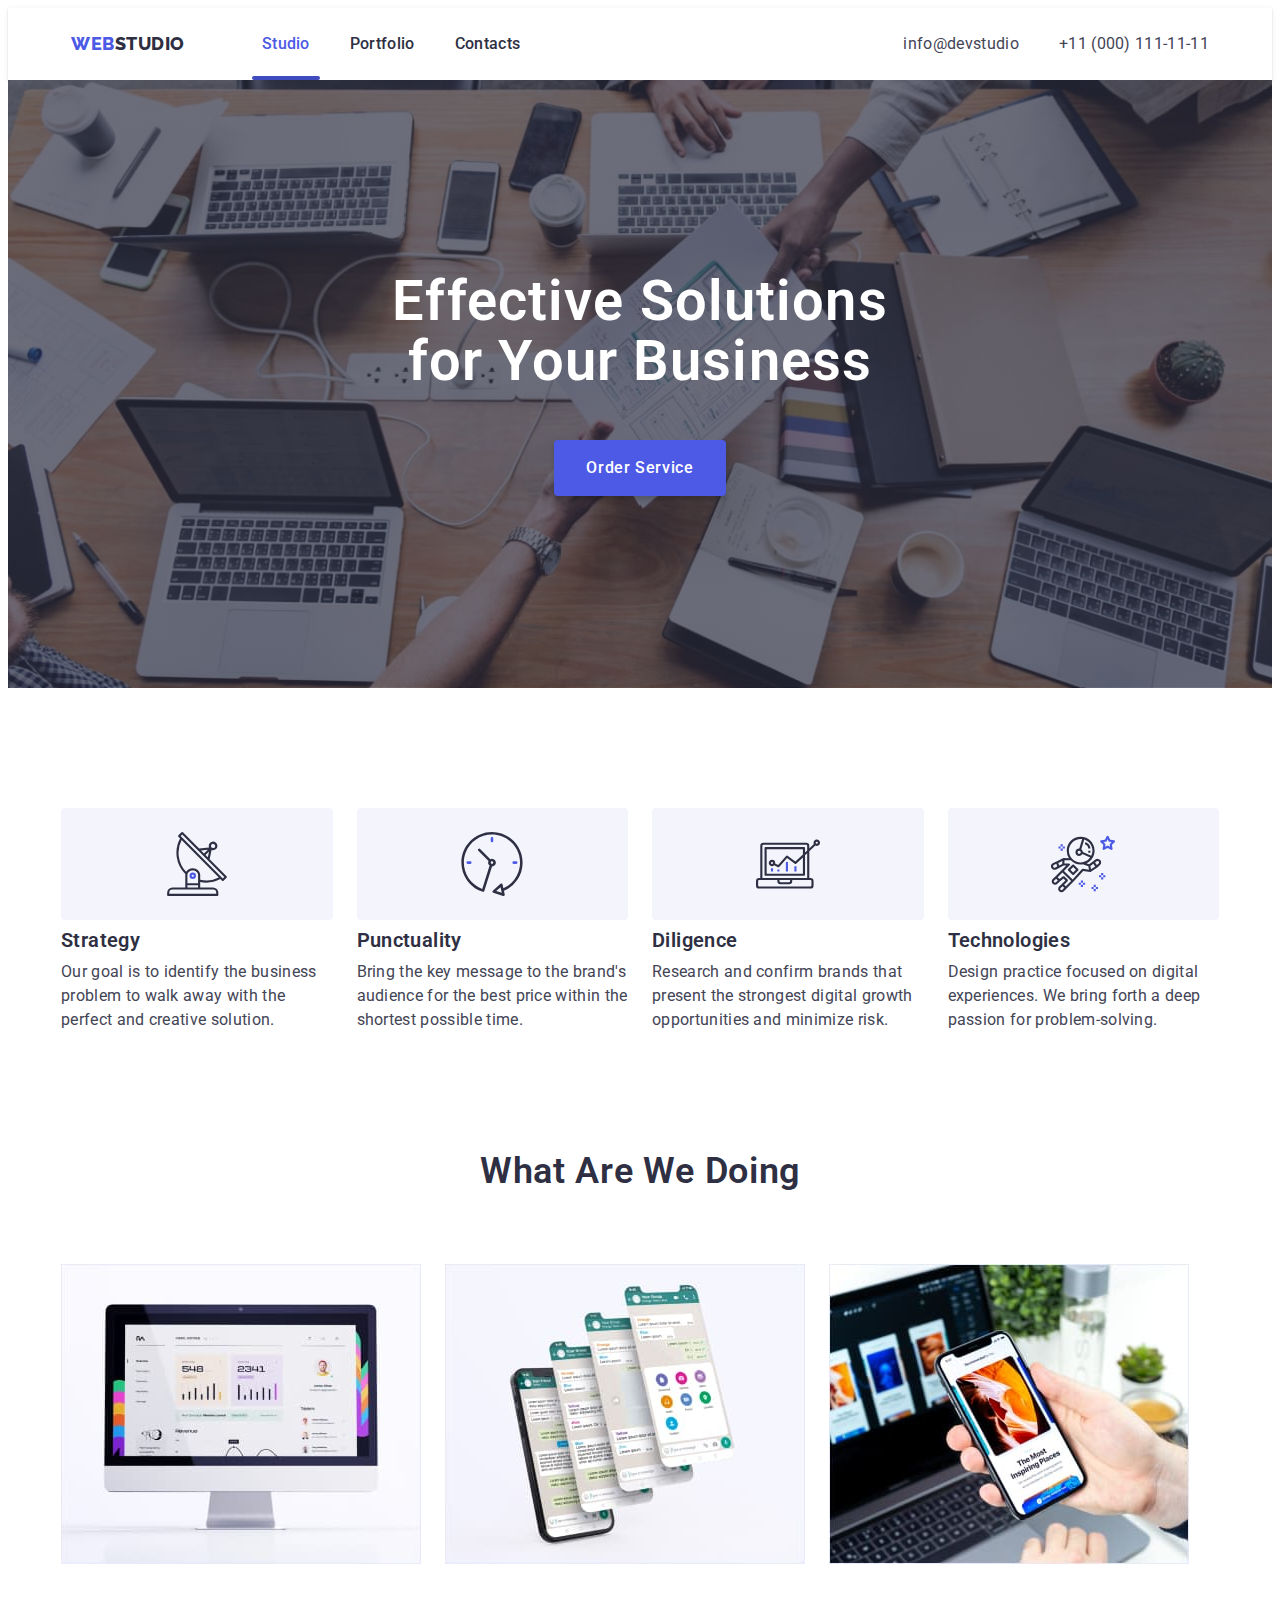
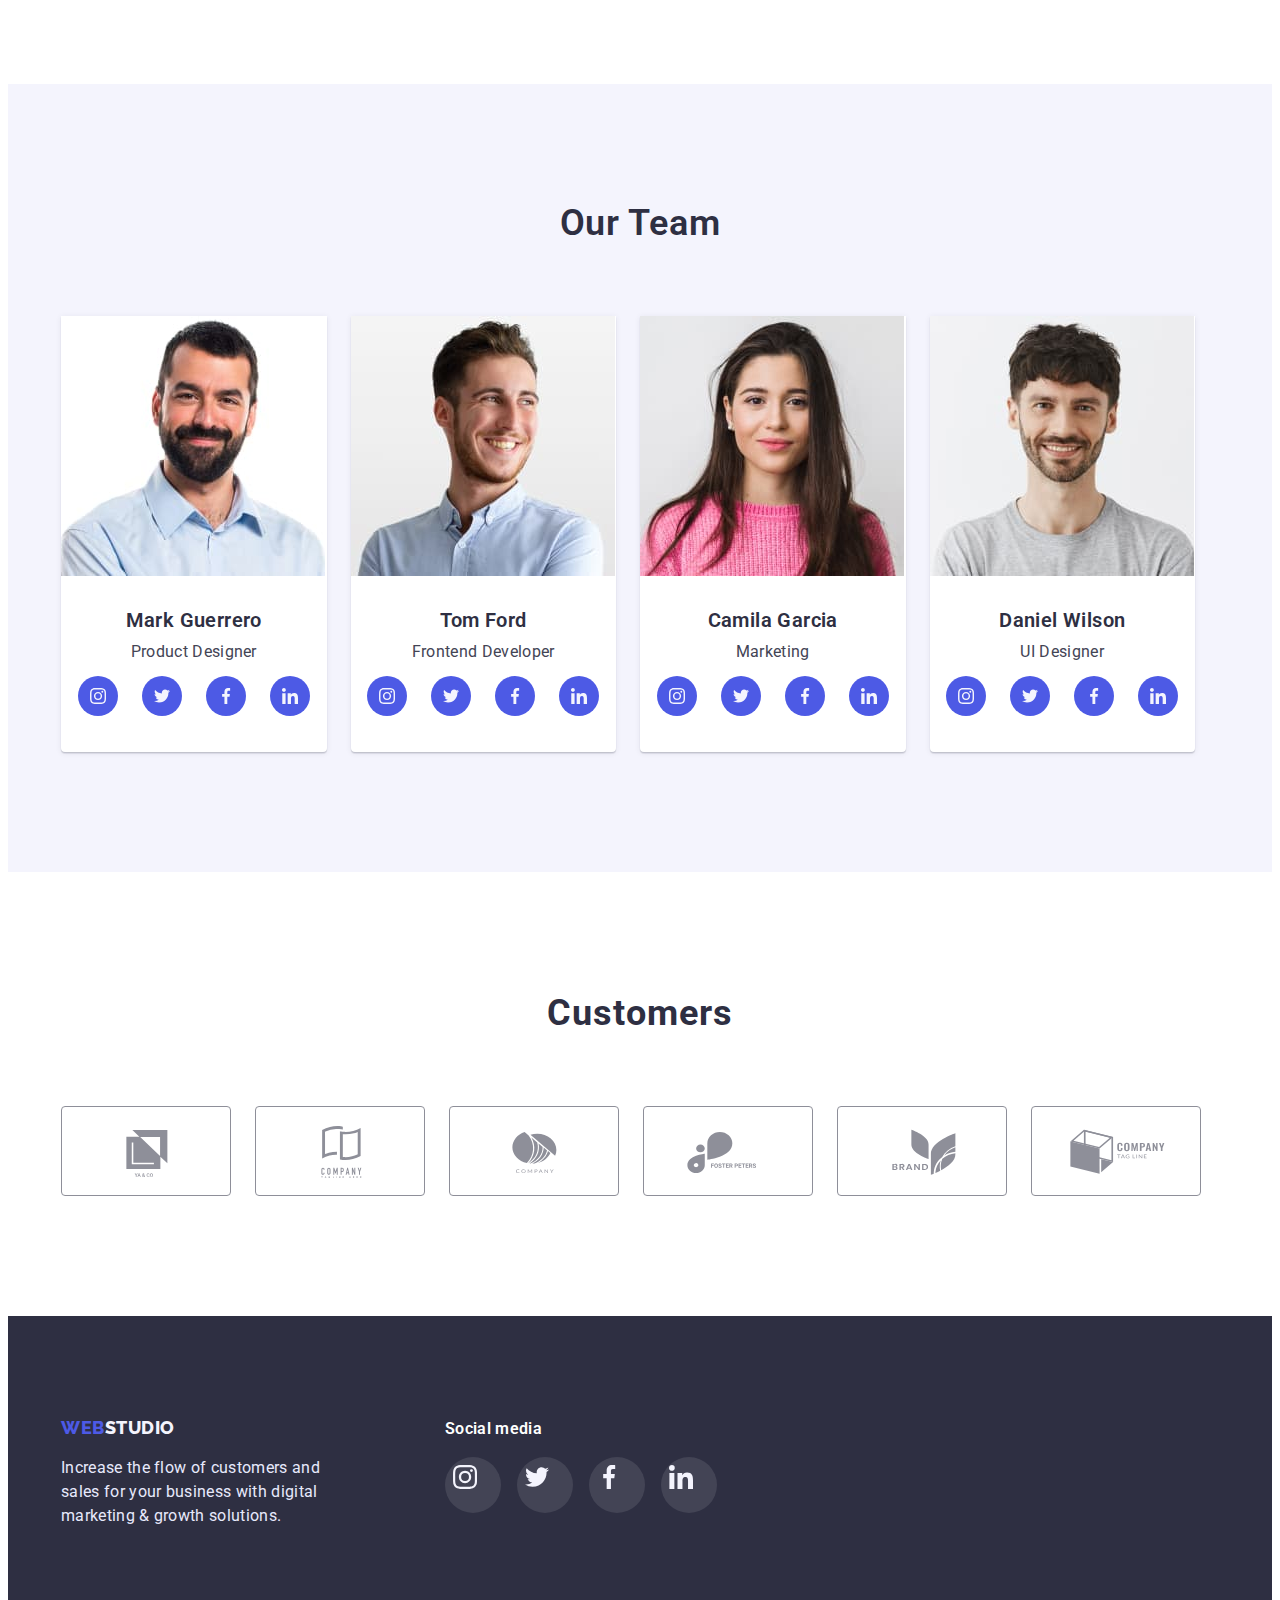
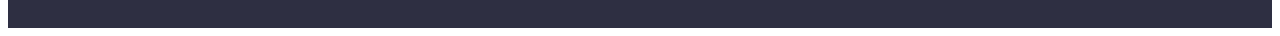
<file: index.html>
<!DOCTYPE html>
<html lang="en">
  <head>
    <meta charset="UTF-8" />
    <meta http-equiv="X-UA-Compatible" content="IE=edge" />
    <meta name="viewport" content="width=device-width, initial-scale=1.0" />
    <title>Web studio</title>
    <link
      rel="stylesheet"
      href="https://cdnjs.cloudflare.com/ajax/libs/modern-normalize/1.1.0/modern-normalize.min.css"
      integrity="sha512-wpPYUAdjBVSE4KJnH1VR1HeZfpl1ub8YT/NKx4PuQ5NmX2tKuGu6U/JRp5y+Y8XG2tV+wKQpNHVUX03MfMFn9Q=="
      crossorigin="anonymous"
      referrerpolicy="no-referrer"
    />
    <link rel="preconnect" href="https://fonts.googleapis.com" />
    <link rel="preconnect" href="https://fonts.gstatic.com" crossorigin />
    <link
      href="https://fonts.googleapis.com/css2?family=Raleway:wght@700&family=Roboto:wght@400;500;700;900&display=swap"
      rel="stylesheet"
    />
    <link rel="stylesheet" href="./css/styles.css" />
  </head>
  <body>
    <!-- Шапка -->
    <header class="box">
      <div class="container nav-list">
        <nav class="nav-list">
          <a href="./index.html" class="logo-accent no-decor"
            ><span class="logo">Web</span> studio</a
          >
          <ul class="list list-nav">
            <li class="item-nav">
              <a href="./index.html" class="link-nav no-decor current"
                >Studio</a
              >
            </li>
            <li class="item-nav">
              <a href="./portfolio.html" class="link-nav no-decor">Portfolio</a>
            </li>
            <li class="item-nav">
              <a href="" class="link-nav no-decor">Contacts</a>
            </li>
          </ul>
        </nav>
        <ul class="list nav-list">
          <li class="contact-item">
            <a href="mailto:info@devstudio" class="contact-link no-decor"
              >info@devstudio</a
            >
          </li>
          <li class="contact-item">
            <a href="tel:+11(000)111-11-11" class="contact-link no-decor"
              >+11 (000) 111-11-11</a
            >
          </li>
        </ul>
      </div>
    </header>
    <main>
      <!-- Герой -->
      <section class="hero">
        <div class="container">
          <h1 class="hero-title">
            Effective Solutions<br />
            for Your Business
          </h1>
          <button type="button" class="hero-btn" data-modal-open>
            Order Service
          </button>
        </div>
      </section>
      <!-- Преимущества -->
      <section class="dignity">
        <div class="container">
          <h2 hidden>Dignity</h2>
          <ul class="dignity-list list">
            <li class="dignity-item">
              <div class="dignity-icon">
                <svg width="64" height="64">
                  <use href="./images/icons.svg#icon-antenna"></use>
                </svg>
              </div>
              <h3 class="subtitle">Strategy</h3>
              <p class="text">
                Our goal is to identify the business problem to walk away with
                the perfect and creative solution.
              </p>
            </li>
            <li class="dignity-item">
              <div class="dignity-icon">
                <svg width="64" height="64">
                  <use href="./images/icons.svg#icon-clock"></use>
                </svg>
              </div>
              <h3 class="subtitle">Punctuality</h3>
              <p class="text">
                Bring the key message to the brand's audience for the best price
                within the shortest possible time.
              </p>
            </li>
            <li class="dignity-item">
              <div class="dignity-icon">
                <svg width="64" height="64">
                  <use href="./images/icons.svg#icon-diagram"></use>
                </svg>
              </div>
              <h3 class="subtitle">Diligence</h3>
              <p class="text">
                Research and confirm brands that present the strongest digital
                growth opportunities and minimize risk.
              </p>
            </li>
            <li class="dignity-item">
              <div class="dignity-icon">
                <svg width="64" height="64">
                  <use href="./images/icons.svg#icon-astronaut"></use>
                </svg>
              </div>
              <h3 class="subtitle">Technologies</h3>
              <p class="text">
                Design practice focused on digital experiences. We bring forth a
                deep passion for problem-solving.
              </p>
            </li>
          </ul>
        </div>
      </section>
      <!-- Продукт -->
      <section class="product">
        <div class="container">
          <h2 class="title">What are we doing</h2>
          <ul class="list image-list">
            <li class="image-item">
              <img
                class="image"
                src="./images/image-1.jpg"
                alt="Computer"
                width="360"
                height="300"
              />
            </li>
            <li class="image-item">
              <img
                class="image"
                src="./images/image-2.jpg"
                alt="Phone"
                width="360"
                height="300"
              />
            </li>
            <li class="image-item">
              <img
                class="image"
                src="./images/image-3.jpg"
                alt="Phone in hand"
                width="360"
                height="300"
              />
            </li>
          </ul>
        </div>
      </section>
      <!-- Команда -->
      <section class="team">
        <div class="container">
          <h2 class="title">Our Team</h2>
          <ul class="list team-list">
            <li class="team-item">
              <img
                class="image"
                src="./images/image-4.jpg"
                alt="Product Designer"
                width="264"
                height="260"
              />
              <h3 class="subtitle">Mark Guerrero</h3>
              <p class="text">Product Designer</p>
              <ul class="social-list list">
                <li class="social-item">
                  <a class="social-link" href="#">
                    <svg width="16" height="16" class="social-icon">
                      <use href="./images/icons.svg#icon-instagram"></use>
                    </svg>
                  </a>
                </li>
                <li class="social-item">
                  <a class="social-link" href="#">
                    <svg width="16" height="16" class="social-icon">
                      <use href="./images/icons.svg#icon-twitter"></use>
                    </svg>
                  </a>
                </li>
                <li class="social-item">
                  <a class="social-link" href="#">
                    <svg width="16" height="16" class="social-icon">
                      <use href="./images/icons.svg#icon-facebook"></use>
                    </svg>
                  </a>
                </li>
                <li class="social-item">
                  <a class="social-link" href="#">
                    <svg width="16" height="16" class="social-icon">
                      <use href="./images/icons.svg#icon-linkedin"></use>
                    </svg>
                  </a>
                </li>
              </ul>
            </li>
            <li class="team-item">
              <img
                class="image"
                src="./images/image-5.jpg"
                alt="Frontend Developer"
                width="264"
                height="260"
              />
              <h3 class="subtitle">Tom Ford</h3>
              <p class="text">Frontend Developer</p>
              <div class="social">
                <ul class="social-list list">
                  <li class="social-item">
                    <a class="social-link" href="#">
                      <svg width="16" height="16" class="social-icon">
                        <use href="./images/icons.svg#icon-instagram"></use>
                      </svg>
                    </a>
                  </li>
                  <li class="social-item">
                    <a class="social-link" href="#">
                      <svg width="16" height="16" class="social-icon">
                        <use href="./images/icons.svg#icon-twitter"></use>
                      </svg>
                    </a>
                  </li>
                  <li class="social-item">
                    <a class="social-link" href="#">
                      <svg width="16" height="16" class="social-icon">
                        <use href="./images/icons.svg#icon-facebook"></use>
                      </svg>
                    </a>
                  </li>
                  <li class="social-item">
                    <a class="social-link" href="#">
                      <svg width="16" height="16" class="social-icon">
                        <use href="./images/icons.svg#icon-linkedin"></use>
                      </svg>
                    </a>
                  </li>
                </ul>
              </div>
            </li>
            <li class="team-item">
              <img
                class="image"
                src="./images/image-6.jpg"
                alt="Marketing"
                width="264"
                height="260"
              />
              <h3 class="subtitle">Camila Garcia</h3>
              <p class="text">Marketing</p>
              <div class="social">
                <ul class="social-list list">
                  <li class="social-item">
                    <a class="social-link" href="#">
                      <svg width="16" height="16" class="social-icon">
                        <use href="./images/icons.svg#icon-instagram"></use>
                      </svg>
                    </a>
                  </li>
                  <li class="social-item">
                    <a class="social-link" href="#">
                      <svg width="16" height="16" class="social-icon">
                        <use href="./images/icons.svg#icon-twitter"></use>
                      </svg>
                    </a>
                  </li>
                  <li class="social-item">
                    <a class="social-link" href="#">
                      <svg width="16" height="16" class="social-icon">
                        <use href="./images/icons.svg#icon-facebook"></use>
                      </svg>
                    </a>
                  </li>
                  <li class="social-item">
                    <a class="social-link" href="#">
                      <svg width="16" height="16" class="social-icon">
                        <use href="./images/icons.svg#icon-linkedin"></use>
                      </svg>
                    </a>
                  </li>
                </ul>
              </div>
            </li>
            <li class="team-item">
              <img
                class="image"
                src="./images/image-7.jpg"
                alt="UI Designer"
                width="264"
                height="260"
              />
              <h3 class="subtitle">Daniel Wilson</h3>
              <p class="text">UI Designer</p>
              <div class="social">
                <ul class="social-list list">
                  <li class="social-item">
                    <a class="social-link" href="#">
                      <svg width="16" height="16" class="social-icon">
                        <use href="./images/icons.svg#icon-instagram"></use>
                      </svg>
                    </a>
                  </li>
                  <li class="social-item">
                    <a class="social-link" href="#">
                      <svg width="16" height="16" class="social-icon">
                        <use href="./images/icons.svg#icon-twitter"></use>
                      </svg>
                    </a>
                  </li>
                  <li class="social-item">
                    <a class="social-link" href="#">
                      <svg width="16" height="16" class="social-icon">
                        <use href="./images/icons.svg#icon-facebook"></use>
                      </svg>
                    </a>
                  </li>
                  <li class="social-item">
                    <a class="social-link" href="#">
                      <svg width="16" height="16" class="social-icon">
                        <use href="./images/icons.svg#icon-linkedin"></use>
                      </svg>
                    </a>
                  </li>
                </ul>
              </div>
            </li>
          </ul>
        </div>
      </section>
      <!-- Клиенты -->
      <section class="client">
        <div class="container">
          <h2 class="client-title">Customers</h2>
          <ul class="client-list list">
            <li class="client-item">
              <a class="client-link" href="#">
                <svg width="104" height="56" class="client-icon">
                  <use href="./images/icons.svg#icon-client-1"></use>
                </svg>
              </a>
            </li>
            <li class="client-item">
              <a class="client-link" href="#">
                <svg width="104" height="56" class="client-icon">
                  <use href="./images/icons.svg#icon-client-2"></use>
                </svg>
              </a>
            </li>
            <li class="client-item">
              <a class="client-link" href="#"
                ><svg width="104" height="56" class="client-icon">
                  <use href="./images/icons.svg#icon-client-3"></use>
                </svg>
              </a>
            </li>
            <li class="client-item">
              <a class="client-link" href="#"
                ><svg width="104" height="56" class="client-icon">
                  <use href="./images/icons.svg#icon-client-4"></use>
                </svg>
              </a>
            </li>
            <li class="client-item">
              <a class="client-link" href="#"
                ><svg width="104" height="56" class="client-icon">
                  <use href="./images/icons.svg#icon-client-5"></use>
                </svg>
              </a>
            </li>
            <li class="client-item">
              <a class="client-link" href="#"
                ><svg width="104" height="56" class="client-icon">
                  <use href="./images/icons.svg#icon-client-6"></use>
                </svg>
              </a>
            </li>
          </ul>
        </div>
      </section>
    </main>
    <!-- Футер -->
    <footer class="footer">
      <div class="container footer-wrap">
        <div class="wrapper">
          <a href="./" class="logo-accent-white no-decor"
            ><span class="logo">Web</span> studio</a
          >
          <p class="text-white">
            Increase the flow of customers and sales for your business with
            digital marketing & growth solutions.
          </p>
        </div>
        <div class="company-social">
          <h3 class="company-social-title">Social media</h3>
          <ul class="company-social-list list">
            <li class="company-social-item">
              <a href="#" class="company-social-link">
                <svg width="24" height="24" class="company-social-icon">
                  <use href="./images/icons.svg#icon-instagram"></use>
                </svg>
              </a>
            </li>
            <li class="company-social-item">
              <a href="#" class="company-social-link">
                <svg width="24" height="24" class="company-social-icon">
                  <use href="./images/icons.svg#icon-twitter"></use>
                </svg>
              </a>
            </li>
            <li class="company-social-item">
              <a href="#" class="company-social-link">
                <svg width="24" height="24" class="company-social-icon">
                  <use href="./images/icons.svg#icon-facebook"></use>
                </svg>
              </a>
            </li>
            <li class="company-social-item">
              <a href="#" class="company-social-link">
                <svg width="24" height="24" class="company-social-icon">
                  <use href="./images/icons.svg#icon-linkedin"></use>
                </svg>
              </a>
            </li>
          </ul>
        </div>
      </div>
    </footer>
    <!-- Модальне вікно -->
    <div class="backdrop is-hidden" data-modal>
      <div class="modal">
        <button type="button" class="modal-close-btn" data-modal-close>
          <svg class="modal-close-btn-icon" width="8" height="8">
            <use href="./images/icons.svg#icon-close-black"></use>
          </svg>
        </button>
      </div>
    </div>
    <script src="./js/modal.js"></script>
  </body>
</html>
</file>
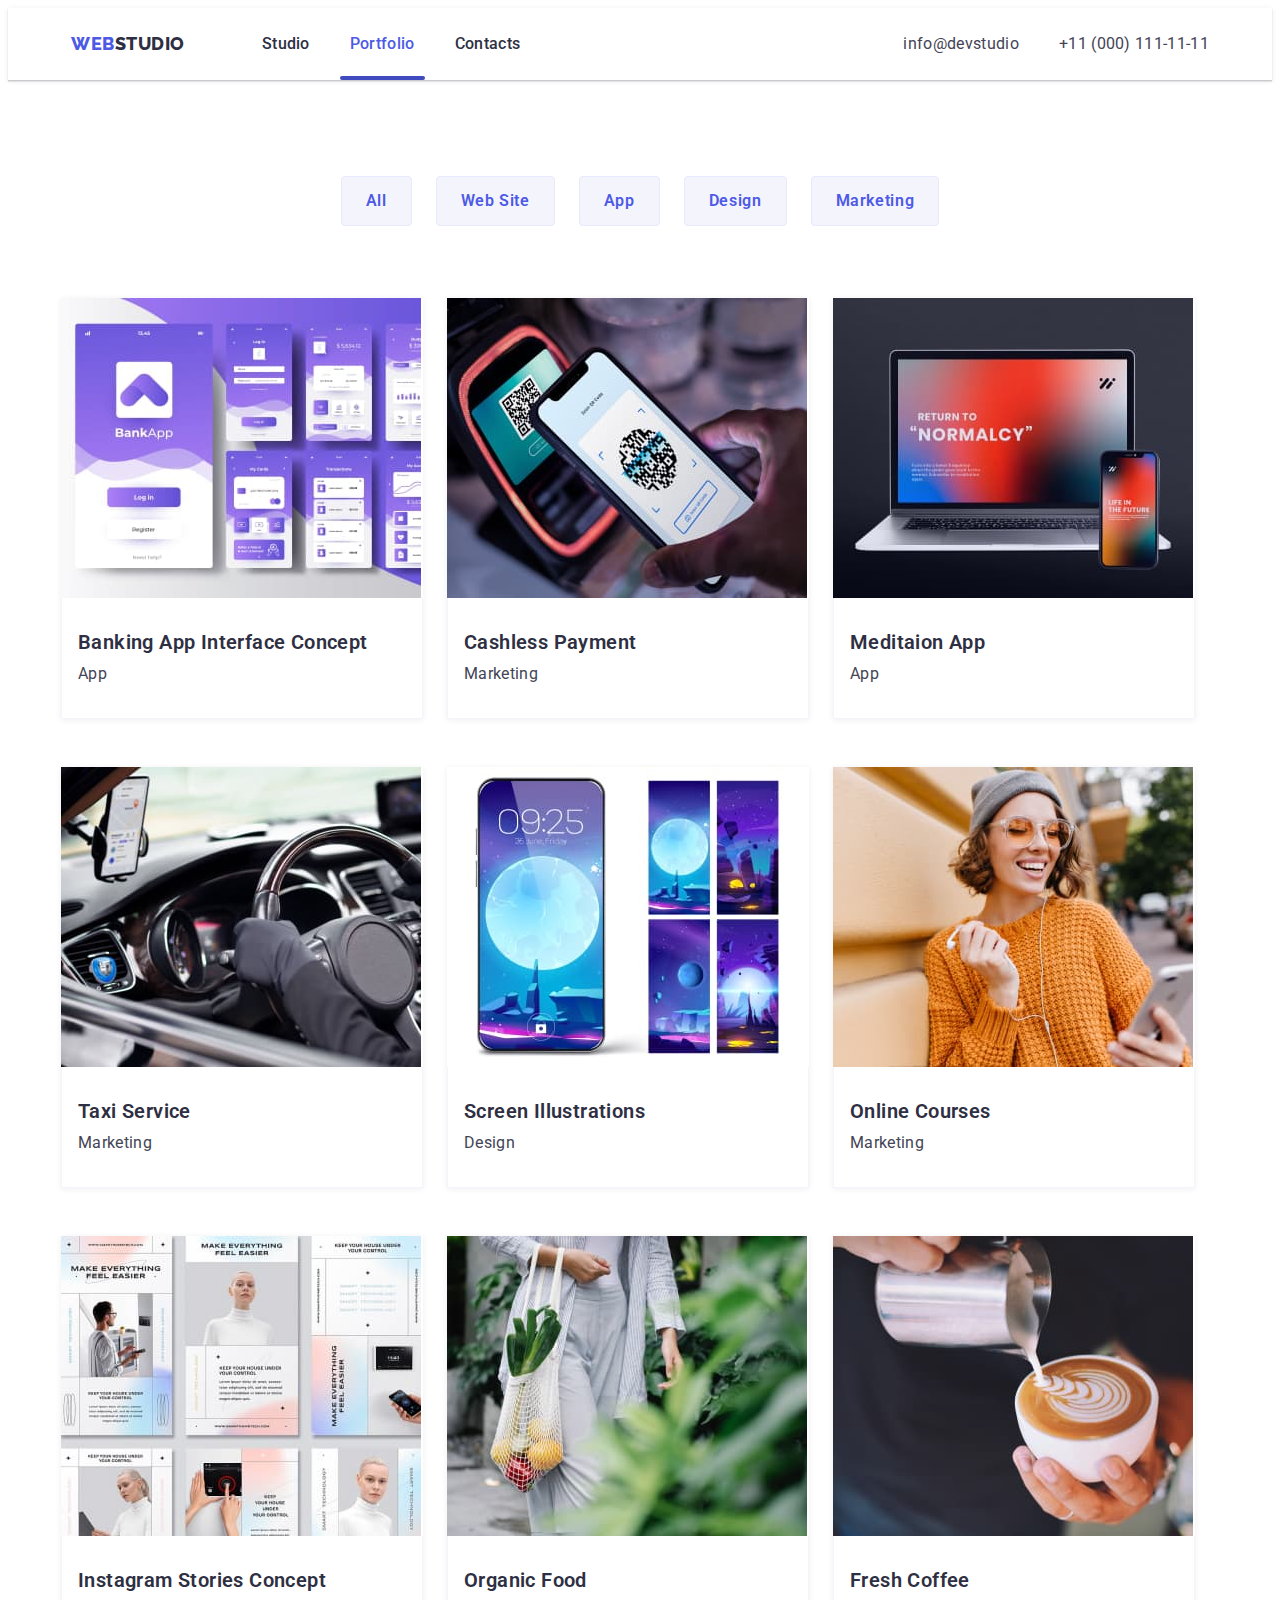
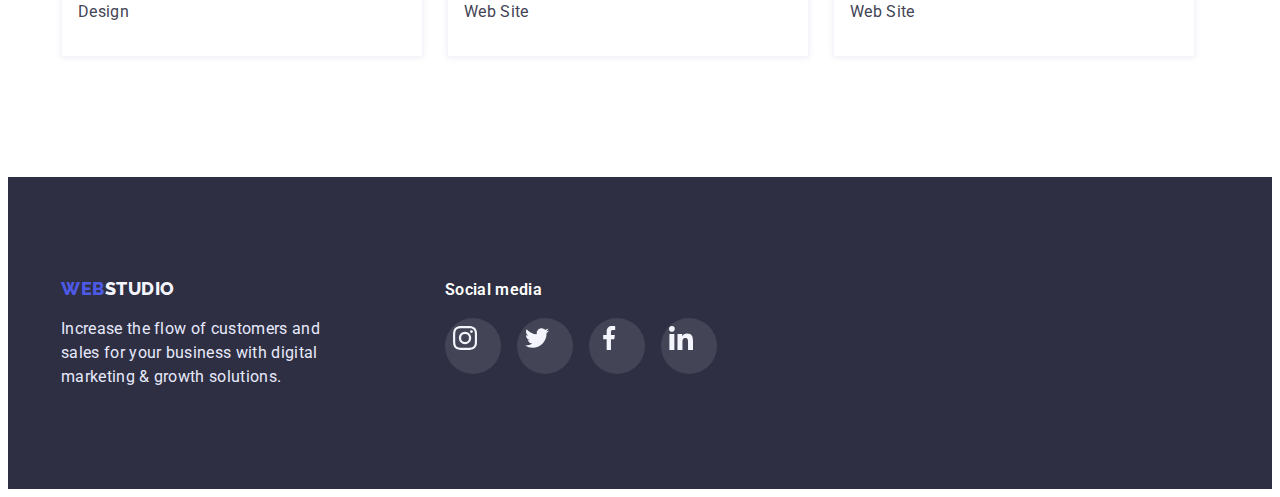
<file: portfolio.html>
<!DOCTYPE html>
<html lang="en">
  <head>
    <meta charset="UTF-8" />
    <meta http-equiv="X-UA-Compatible" content="IE=edge" />
    <meta name="viewport" content="width=device-width, initial-scale=1.0" />
    <title>Portfolio</title>
    <link
      rel="stylesheet"
      href="https://cdnjs.cloudflare.com/ajax/libs/modern-normalize/1.1.0/modern-normalize.min.css"
      integrity="sha512-wpPYUAdjBVSE4KJnH1VR1HeZfpl1ub8YT/NKx4PuQ5NmX2tKuGu6U/JRp5y+Y8XG2tV+wKQpNHVUX03MfMFn9Q=="
      crossorigin="anonymous"
      referrerpolicy="no-referrer"
    />
    <link
      href="https://fonts.googleapis.com/css2?family=Raleway:wght@700&family=Roboto:wght@400;500;700;900&display=swap"
      rel="stylesheet"
    />
    <link rel="stylesheet" href="./css/styles.css" />
  </head>
  <body>
    <!-- Шапка -->
    <header class="box">
      <div class="container nav-list">
        <nav class="nav-list">
          <a href="./index.html" class="logo-accent no-decor"
            ><span class="logo">Web</span> studio</a
          >
          <ul class="list list-nav">
            <li class="item-nav">
              <a href="./index.html" class="link-nav no-decor">Studio</a>
            </li>
            <li class="item-nav">
              <a href="./portfolio.html" class="link-nav no-decor current"
                >Portfolio</a
              >
            </li>
            <li class="item-nav">
              <a href="" class="link-nav no-decor">Contacts</a>
            </li>
          </ul>
        </nav>
        <ul class="list nav-list">
          <li class="contact-item">
            <a href="mailto:info@devstudio" class="contact-link no-decor"
              >info@devstudio</a
            >
          </li>
          <li class="contact-item">
            <a href="tel:+11(000)111-11-11" class="contact-link no-decor"
              >+11 (000) 111-11-11</a
            >
          </li>
        </ul>
      </div>
    </header>
    <main>
      <!-- Фильтры -->
      <section class="portfolio">
        <div class="container">
          <h2 hidden>Filters</h2>
          <ul class="list btn-list">
            <li class="btn-item">
              <button type="button" class="filters-btn">All</button>
            </li>
            <li class="btn-item">
              <button type="button" class="filters-btn">Web Site</button>
            </li>
            <li class="btn-item">
              <button type="button" class="filters-btn">App</button>
            </li>
            <li class="btn-item">
              <button type="button" class="filters-btn">Design</button>
            </li>
            <li class="btn-item">
              <button type="button" class="filters-btn">Marketing</button>
            </li>
          </ul>
          <!-- Примеры работ -->
          <h2 hidden>Work examples</h2>
          <ul class="list examples-list">
            <li class="examples-item">
              <a
                class="no-decor examples-link"
                href="#"
                target="_blank"
                rel="noopener noreferrer"
              >
                <div class="examples-wrap">
                  <img
                    class="image"
                    src="./images/portfolio-1.jpg"
                    width="360"
                    height="300"
                    alt="Banking App Interface Concept"
                  />
                  <p class="text-cloud">
                    14 Stylish and User-Friendly App Design Concepts · Task
                    Manager App · Calorie Tracker App · Exotic Fruit Ecommerce
                    App · Cloud Storage App
                  </p>
                </div>

                <div class="examples-descr">
                  <h3 class="subtitle">Banking App Interface Concept</h3>
                  <p class="text">App</p>
                </div></a
              >
            </li>
            <li class="examples-item">
              <a
                class="no-decor examples-link"
                href="#"
                target="_blank"
                rel="noopener noreferrer"
              >
                <div class="examples-wrap">
                  <img
                    class="image"
                    src="./images/portfolio-2.jpg"
                    width="360"
                    height="300"
                    alt="Cashless Payment"
                  />
                  <p class="text-cloud">
                    14 Stylish and User-Friendly App Design Concepts · Task
                    Manager App · Calorie Tracker App · Exotic Fruit Ecommerce
                    App · Cloud Storage App
                  </p>
                </div>
                <div class="examples-descr">
                  <h3 class="subtitle">Cashless Payment</h3>
                  <p class="text">Marketing</p>
                </div></a
              >
            </li>
            <li class="examples-item">
              <a
                class="no-decor examples-link"
                href="#"
                target="_blank"
                rel="noopener noreferrer"
              >
                <div class="examples-wrap">
                  <img
                    class="image"
                    src="./images/portfolio-3.jpg"
                    width="360"
                    height="300"
                    alt="Meditaion App"
                  />
                  <p class="text-cloud">
                    14 Stylish and User-Friendly App Design Concepts · Task
                    Manager App · Calorie Tracker App · Exotic Fruit Ecommerce
                    App · Cloud Storage App
                  </p>
                </div>
                <div class="examples-descr">
                  <h3 class="subtitle">Meditaion App</h3>
                  <p class="text">App</p>
                </div></a
              >
            </li>
            <li class="examples-item">
              <a
                class="no-decor examples-link"
                href="#"
                target="_blank"
                rel="noopener noreferrer"
              >
                <div class="examples-wrap">
                  <img
                    class="image"
                    src="./images/portfolio-4.jpg"
                    width="360"
                    height="300"
                    alt="Taxi Service"
                  />
                  <p class="text-cloud">
                    14 Stylish and User-Friendly App Design Concepts · Task
                    Manager App · Calorie Tracker App · Exotic Fruit Ecommerce
                    App · Cloud Storage App
                  </p>
                </div>
                <div class="examples-descr">
                  <h3 class="subtitle">Taxi Service</h3>
                  <p class="text">Marketing</p>
                </div></a
              >
            </li>
            <li class="examples-item">
              <a
                class="no-decor examples-link"
                href="#"
                target="_blank"
                rel="noopener noreferrer"
              >
                <div class="examples-wrap">
                  <img
                    class="image"
                    src="./images/portfolio-5.jpg"
                    width="360"
                    height="300"
                    alt="Screen Illustrations"
                  />
                  <p class="text-cloud">
                    14 Stylish and User-Friendly App Design Concepts · Task
                    Manager App · Calorie Tracker App · Exotic Fruit Ecommerce
                    App · Cloud Storage App
                  </p>
                </div>
                <div class="examples-descr">
                  <h3 class="subtitle">Screen Illustrations</h3>
                  <p class="text">Design</p>
                </div></a
              >
            </li>
            <li class="examples-item">
              <a
                class="no-decor examples-link"
                href="#"
                target="_blank"
                rel="noopener noreferrer"
              >
                <div class="examples-wrap">
                  <img
                    class="image"
                    src="./images/portfolio-6.jpg"
                    width="360"
                    height="300"
                    alt="Online Courses"
                  />
                  <p class="text-cloud">
                    14 Stylish and User-Friendly App Design Concepts · Task
                    Manager App · Calorie Tracker App · Exotic Fruit Ecommerce
                    App · Cloud Storage App
                  </p>
                </div>
                <div class="examples-descr">
                  <h3 class="subtitle">Online Courses</h3>
                  <p class="text">Marketing</p>
                </div></a
              >
            </li>
            <li class="examples-item">
              <a
                class="no-decor examples-link"
                href="#"
                target="_blank"
                rel="noopener noreferrer"
              >
                <div class="examples-wrap">
                  <img
                    class="image"
                    src="./images/portfolio-7.jpg"
                    width="360"
                    height="300"
                    alt="Instagram Stories Concept"
                  />
                  <p class="text-cloud">
                    14 Stylish and User-Friendly App Design Concepts · Task
                    Manager App · Calorie Tracker App · Exotic Fruit Ecommerce
                    App · Cloud Storage App
                  </p>
                </div>
                <div class="examples-descr">
                  <h3 class="subtitle">Instagram Stories Concept</h3>
                  <p class="text">Design</p>
                </div></a
              >
            </li>
            <li class="examples-item">
              <a
                class="no-decor examples-link"
                href="#"
                target="_blank"
                rel="noopener noreferrer"
              >
                <div class="examples-wrap">
                  <img
                    class="image"
                    src="./images/portfolio-8.jpg"
                    width="360"
                    height="300"
                    alt="Organic Food"
                  />
                  <p class="text-cloud">
                    14 Stylish and User-Friendly App Design Concepts · Task
                    Manager App · Calorie Tracker App · Exotic Fruit Ecommerce
                    App · Cloud Storage App
                  </p>
                </div>
                <div class="examples-descr">
                  <h3 class="subtitle">Organic Food</h3>
                  <p class="text">Web Site</p>
                </div></a
              >
            </li>
            <li class="examples-item">
              <a
                class="no-decor examples-link"
                href="#"
                target="_blank"
                rel="noopener noreferrer"
              >
                <div class="examples-wrap">
                  <img
                    class="image"
                    src="./images/portfolio-9.jpg"
                    width="360"
                    height="300"
                    alt="Fresh Coffee"
                  />
                  <p class="text-cloud">
                    14 Stylish and User-Friendly App Design Concepts · Task
                    Manager App · Calorie Tracker App · Exotic Fruit Ecommerce
                    App · Cloud Storage App
                  </p>
                </div>
                <div class="examples-descr">
                  <h3 class="subtitle">Fresh Coffee</h3>
                  <p class="text">Web Site</p>
                </div></a
              >
            </li>
          </ul>
        </div>
      </section>
    </main>
    <!-- Футер -->
    <footer class="footer">
      <div class="container footer-wrap">
        <div class="wrapper">
          <a href="./" class="logo-accent-white no-decor"
            ><span class="logo">Web</span> studio</a
          >
          <p class="text-white">
            Increase the flow of customers and sales for your business with
            digital marketing & growth solutions.
          </p>
        </div>
        <div class="company-social">
          <h3 class="company-social-title">Social media</h3>
          <ul class="company-social-list list">
            <li class="company-social-item">
              <a href="#" class="company-social-link">
                <svg width="24" height="24" class="company-social-icon">
                  <use href="./images/icons.svg#icon-instagram"></use>
                </svg>
              </a>
            </li>
            <li class="company-social-item">
              <a href="#" class="company-social-link">
                <svg width="24" height="24" class="company-social-icon">
                  <use href="./images/icons.svg#icon-twitter"></use>
                </svg>
              </a>
            </li>
            <li class="company-social-item">
              <a href="#" class="company-social-link">
                <svg width="24" height="24" class="company-social-icon">
                  <use href="./images/icons.svg#icon-facebook"></use>
                </svg>
              </a>
            </li>
            <li class="company-social-item">
              <a href="#" class="company-social-link">
                <svg width="24" height="24" class="company-social-icon">
                  <use href="./images/icons.svg#icon-linkedin"></use>
                </svg>
              </a>
            </li>
          </ul>
        </div>
      </div>
    </footer>
  </body>
</html>
</file>
<file: css/styles.css>
:root {
  --accent-color: #4d5ae5;
  --last-accent-color: #404bbf;
  --main-color: #2e2f42;
  --second-color: #434455;
  --white-color: #ffffff;
  --cloud-color: #f4f4fd;
  --cornflover-color: #e7e9fc;

  --timing-function: cubic-bezier(0.4, 0, 0.2, 1);
  --timing-duration: 250ms;
}
body {
  font-family: "Roboto", sans-serif;
  color: var(--main-color);
}
/* Утилиты */
ul {
  padding: 0;
  margin: 0;
}
h1,
h2,
h3,
p {
  margin: 0;
}
.image {
  display: block;
}
a {
  line-height: 0;
}
button {
  cursor: pointer;
}
.container {
  margin-left: auto;
  margin-right: auto;
  width: 1158px;
  padding-left: 15px;
  padding-right: 15px;
}
.no-decor {
  text-decoration: none;
}
.list {
  list-style-type: none;
}

/* Шапка */
.box {
  box-shadow: 0px 2px 1px rgba(46, 47, 66, 0.08),
    0px 1px 1px rgba(46, 47, 66, 0.16), 0px 1px 6px rgba(46, 47, 66, 0.08);
}
.nav-list {
  display: flex;
  align-items: center;
  justify-content: space-between;
}
.box > .container {
  padding-top: 14px;
  padding-bottom: 14px;
}
.logo {
  font-family: "Raleway", sans-serif;
  font-weight: 800;
  font-size: 18px;
  line-height: 1.33;
  display: flex;
  align-items: center;
  letter-spacing: 0.03em;
  text-transform: uppercase;
  color: var(--accent-color);
}
.logo-accent {
  display: inline-block;
  padding-top: 10px;
  padding-right: 10px;

  padding-bottom: 10px;
  padding-left: 10px;

  margin-right: 57px;
  font-family: "Raleway", sans-serif;
  font-weight: 800;
  font-size: 18px;
  line-height: 1.33;
  display: flex;
  align-items: center;
  letter-spacing: 0.03em;
  text-transform: uppercase;
  color: var(--main-color);
}
.list-nav {
  display: flex;
}
.item-nav:nth-child(-n + 2) {
  margin-right: 20px;
}
.link-nav {
  position: relative;
  display: inline-block;
  padding-top: 10px;
  padding-right: 10px;
  padding-bottom: 10px;
  padding-left: 10px;

  font-weight: 500;
  font-size: 16px;
  line-height: 1.5;
  letter-spacing: 0.02em;
  color: var(--main-color);
}
.link-nav::after {
  content: "";

  position: absolute;
  left: 0;
  bottom: 0;
  transform: translateY(14px);

  display: block;
  width: 100%;
  height: 4px;
  background-color: var(--last-accent-color);
  border-radius: 2px;

  opacity: 0;
  transition: opacity var(--timing-duration) var(--timing-function);
}

.link-nav:hover::after,
.link-nav:focus::after {
  opacity: 1;
}

.link-nav:hover,
.link-nav:focus {
  color: var(--last-accent-color);
}
.current {
  color: var(--accent-color);
}
.current::before {
  content: "";

  position: absolute;
  left: 0;
  bottom: 0;
  transform: translateY(14px);

  display: block;
  width: 100%;
  height: 4px;
  background-color: var(--last-accent-color);
  border-radius: 2px;
}
.contact-link {
  padding-top: 10px;
  padding-right: 10px;
  padding-bottom: 10px;
  padding-left: 10px;

  font-size: 16px;
  line-height: 1.5;
  letter-spacing: 0.02em;
  color: var(--second-color);
  transition: color var(--timing-duration) var(--timing-function);
}
.contact-item:first-child {
  margin-right: 20px;
}

.contact-link:hover,
.contact-link:focus {
  color: var(--accent-color);
}
/* Герой */
.hero {
  background-image: linear-gradient(
      rgba(46, 47, 66, 0.7),
      rgba(46, 47, 66, 0.7)
    ),
    url(../images/people-office-bkg.jpg);
  background-repeat: no-repeat;
  background-position: center;
  background-size: cover;
  margin: 0 auto;
  max-width: 1440px;
  padding-bottom: 192px;
  padding-top: 192px;
}
.hero-title {
  margin-bottom: 48px;
  font-weight: 600;
  font-size: 56px;
  line-height: 1.07;
  text-align: center;
  letter-spacing: 0.02em;
  color: var(--white-color);
}
.hero-btn {
  margin-left: auto;
  margin-right: auto;
  padding: 16px 32px;
  font-family: "Roboto", sans-serif;
  font-weight: 500;
  font-size: 16px;
  line-height: 1.5;
  display: flex;
  align-items: center;
  letter-spacing: 0.04em;
  color: var(--white-color);
  background-color: var(--accent-color);
  box-shadow: 0px 4px 4px rgba(0, 0, 0, 0.15);
  border: none;
  border-radius: 4px;
  transition: background-color var(--timing-duration) var(--timing-function),
    box-shadow var(--timing-duration) var(--timing-function);
}
.hero-btn:hover,
.hero-btn:focus {
  background-color: var(--last-accent-color);
  box-shadow: 0px 1px 6px rgba(46, 47, 66, 0.08),
    0px 1px 1px rgba(46, 47, 66, 0.16), 0px 2px 1px rgba(46, 47, 66, 0.08);
}
.hero-btn:active {
  background: var(--last-accent-color);
}
/* Преимущества */
.dignity {
  padding-top: 120px;
  padding-bottom: 120px;
}
.dignity-list {
  display: flex;
}
.dignity-item {
  flex-basis: calc((100% - 24px) / 4);
  margin-right: 24px;
}
.dignity-item:last-child {
  margin-right: 0;
}
.dignity-icon {
  display: flex;
  align-items: center;
  justify-content: center;
  height: 112px;
  background: #f4f4fd;
  border-radius: 4px;
  margin-bottom: 8px;
}
.subtitle {
  margin-bottom: 8px;
  font-weight: 600;
  font-size: 20px;
  line-height: 1.2;
  letter-spacing: 0.02em;
}
.text {
  font-size: 16px;
  line-height: 1.5;
  letter-spacing: 0.02em;
  color: var(--second-color);
}
/* Продукт */
.product {
  padding-bottom: 120px;
}
.title {
  margin-bottom: 72px;
  font-weight: 600;
  font-size: 36px;
  line-height: 1.11;
  text-align: center;
  letter-spacing: 0.02em;
  text-transform: capitalize;
}
.image-list {
  display: flex;
}
.image-item {
  margin-right: 24px;
}
.image-item:last-child {
  margin-right: 0;
}
/* Команда */
.team {
  background-color: var(--cloud-color);
  padding-top: 120px;
  padding-bottom: 120px;
}
.team-list {
  display: flex;
}
.team-item {
  flex-basis: calc(100% / 4 - 24px);

  margin-right: 24px;
  text-align: center;
  padding-bottom: 36px;
  background: var(--white-color);
  box-shadow: 0px 1px 6px rgba(46, 47, 66, 0.08),
    0px 1px 1px rgba(46, 47, 66, 0.16), 0px 2px 1px rgba(46, 47, 66, 0.08);
  border-radius: 0px 0px 4px 4px;
}
.team-item:last-child {
  margin-right: 0;
}
.team-item > img {
  margin-bottom: 32px;
}
.team-item > h3 {
  margin-bottom: 8px;
}
.team-item > p {
  margin-bottom: 12px;
}
.social-list {
  display: flex;
  justify-content: center;
}
.social-item {
  margin-right: 24px;
}
.social-item:last-child {
  margin-right: 0;
}

.social-icon {
  fill: var(--cloud-color);
}
.social-link {
  display: flex;
  align-items: center;
  justify-content: center;
  width: 40px;
  height: 40px;
  border-radius: 50%;
  background-color: var(--accent-color);
  transition: background-color var(--timing-duration) var(--timing-function);
}
.social-link:hover,
.social-link:focus {
  background-color: var(--last-accent-color);
}
/* Клиенты */
.client {
  padding-top: 120px;
  padding-bottom: 120px;
}
.client-title {
  margin-bottom: 72px;
  font-weight: 700;
  font-size: 36px;
  line-height: calc(42 / 36);
  text-align: center;
  letter-spacing: 0.03em;

  color: var(--main-color);
}
.client-list {
  display: flex;
}
.client-item {
  margin-right: 24px;
}
.client-item:last-child {
  margin-right: 0;
}
.client-link {
  color: #8e8f99;
  display: flex;
  justify-content: center;
  align-items: center;

  width: 168px;
  height: 88px;
  border: 1px solid #8e8f99;
  border-radius: 4px;
  transition: color var(--timing-duration) var(--timing-function),
    border-color var(--timing-duration) var(--timing-function);
}
.client-link:hover,
.client-link:focus {
  color: var(--last-accent-color);
  border-color: var(--last-accent-color);
}
.client-icon {
  fill: currentColor;
}
/* Футер */
.footer {
  background-color: var(--main-color);
  padding-top: 100px;
  padding-bottom: 100px;
}
.footer-wrap {
  display: flex;
  align-items: baseline;
}
.logo-accent-white {
  font-family: "Raleway", sans-serif;
  font-weight: 800;
  font-size: 18px;
  line-height: 1.17;
  display: flex;
  align-items: center;
  letter-spacing: 0.03em;
  text-transform: uppercase;
  color: var(--cloud-color);
}
.text-white {
  margin-top: 16px;
  max-width: 264px;
  font-size: 16px;
  line-height: 1.5;
  letter-spacing: 0.02em;
  color: var(--cornflover-color);
}
.wrapper {
  margin-right: 120px;
}
.company-social-title {
  margin-bottom: 16px;
  font-weight: 600;
  font-size: 16px;
  line-height: 1.5;
  letter-spacing: 0.02em;

  color: var(--white-color);
}
.company-social-list {
  display: flex;
}
.company-social-item {
  margin-right: 16px;
}
.company-social-item:last-child {
  margin-right: 0;
}
.company-social-link {
  display: block;
  padding: 8px;
  width: 40px;
  height: 40px;
  background-color: rgba(255, 255, 255, 0.1);
  border-radius: 50%;
  transition: background-color var(--timing-duration) var(--timing-function);
  color: var(--cloud-color);
}
.company-social-link:hover,
.company-social-link:focus {
  background-color: #31d0aa;
}

.company-social-icon {
  fill: currentColor;
}
/* Страница портфолио */
.portfolio {
  padding-top: 96px;
  padding-bottom: 120px;
}
/* Фильтры */
.btn-list {
  display: flex;
  justify-content: center;
}
.btn-item {
  margin-right: 24px;
}
.btn-item:last-child {
  margin-right: 0;
}
.filters-btn {
  padding: 12px 24px;
  font-family: "Roboto", sans-serif;
  font-weight: 600;
  font-size: 16px;
  line-height: 1.5;
  display: flex;
  align-items: center;
  text-align: center;
  letter-spacing: 0.04em;
  color: var(--accent-color);
  background: var(--cloud-color);
  border: 1px solid var(--cornflover-color);
  border-radius: 4px;
  transition: color var(--timing-duration) var(--timing-function),
    background-color var(--timing-duration) var(--timing-function),
    border var(--timing-duration) var(--timing-function),
    box-shadow var(--timing-duration) var(--timing-function);
}
.filters-btn:hover,
.filters-btn:focus {
  color: var(--white-color);
  background-color: var(--last-accent-color);
  border: 1px solid var(--last-accent-color);
  box-shadow: 0px 3px 1px rgba(0, 0, 0, 0.1), 0px 2px 1px rgba(0, 0, 0, 0.08),
    0px 2px 2px rgba(0, 0, 0, 0.12);
}
.text-cloud {
  position: absolute;
  left: 0;
  top: 0;
  width: 100%;
  height: 100%;
  overflow: auto;

  padding: 40px 32px;
  text-align: left;
  font-size: 16px;
  line-height: 1.5;
  letter-spacing: 0.02em;
  color: var(--cloud-color);
  background-color: var(--accent-color);
  transform: translateY(100%);
  transition: transform var(--timing-duration) var(--timing-function);
}
.examples-link:hover .text-cloud,
.examples-link:focus .text-cloud {
  transform: translateY(0);
}
.examples-wrap {
  position: relative;
  overflow: hidden;
}
.examples-link {
  display: block;
  color: var(--main-color);
  box-shadow: 0px 1px 6px rgba(46, 47, 66, 0.08);
  transition: box-shadow var(--timing-duration) var(--timing-function);
}
.examples-link:hover,
.examples-link:focus {
  box-shadow: 0px 1px 6px rgba(46, 47, 66, 0.08),
    0px 1px 1px rgba(46, 47, 66, 0.16), 0px 2px 1px rgba(46, 47, 66, 0.08);
}

.examples-list {
  display: flex;
  flex-wrap: wrap;
  margin-top: 72px;
}
.examples-descr {
  padding-top: 32px;
  padding-bottom: 32px;
  padding-left: 16px;
  border-right: 0.5px solid var(--cloud-color);
  border-bottom: 0.5px solid var(--cloud-color);
  border-left: 0.5px solid var(--cloud-color);
}
.examples-item {
  flex-basis: calc(100% / 3 - 24px);
  margin-right: 24px;
  margin-bottom: 48px;
}
.examples-item:nth-child(3n) {
  margin-right: 0;
}
.examples-item:nth-last-child(-n + 3) {
  margin-bottom: 0;
}

/* Модальне вікно */
.backdrop {
  position: fixed;
  z-index: 100;
  top: 0;
  left: 0;
  width: 100%;
  height: 100%;
  background: rgba(46, 47, 66, 0.4);
  transform: scale(1);
  transition: transform var(--timing-duration) var(--timing-function);
}
.modal {
  position: absolute;
  top: 50%;
  left: 50%;
  transform: translate(-50%, -50%);
  width: 408px;
  height: 576px;
  background: #fcfcfc;
  box-shadow: 0px 1px 1px rgba(0, 0, 0, 0.14), 0px 1px 3px rgba(0, 0, 0, 0.12),
    0px 2px 1px rgba(0, 0, 0, 0.2);
  border-radius: 4px;
}
.modal-close-btn {
  position: absolute;
  top: 24px;
  right: 24px;
  display: flex;
  justify-content: center;
  align-items: center;
  width: 24px;
  height: 24px;
  padding: 0;
  background-color: var(--cornflover-color);
  border: 1px solid rgba(0, 0, 0, 0.1);
  border-radius: 50%;
  line-height: 1;
}
.backdrop.is-hidden {
  transform: scale(0);
}
</file>
